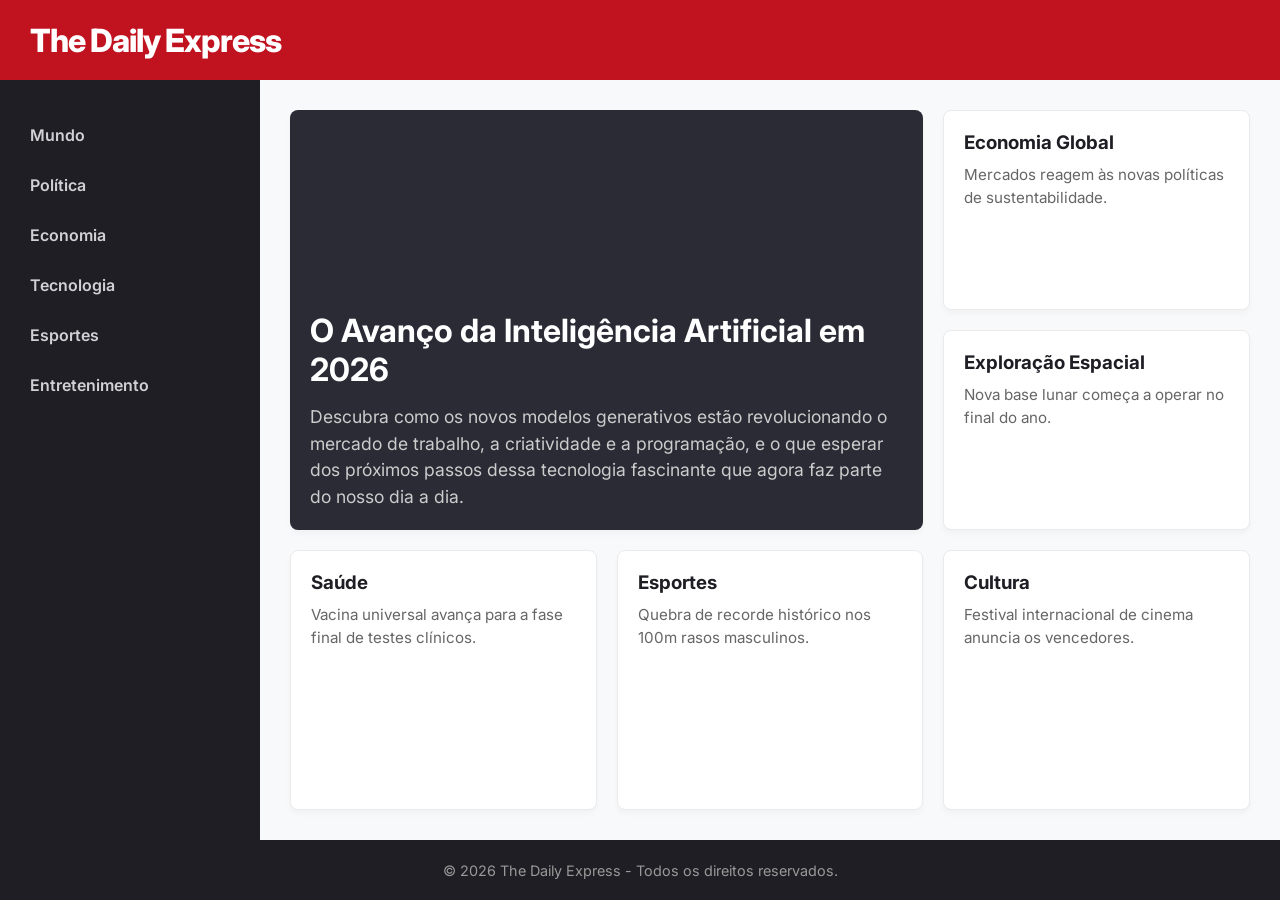
<file: atividade1/index.html>
<!DOCTYPE html>
<html lang="pt-br">
<head>
    <meta charset="UTF-8">
    <meta name="viewport" content="width=device-width, initial-scale=1.0">
    <title>Portal de Notícias - Atividade 1</title>
    <link rel="stylesheet" href="style.css">
    <link rel="preconnect" href="https://fonts.googleapis.com">
    <link rel="preconnect" href="https://fonts.gstatic.com" crossorigin>
    <link href="https://fonts.googleapis.com/css2?family=Inter:wght@400;600;800&display=swap" rel="stylesheet">
</head>
<body>
    <div class="container">
        <header class="header">
            <h1>The Daily Express</h1>
        </header>

        <aside class="sidebar">
            <nav>
                <ul>
                    <li><a href="#">Mundo</a></li>
                    <li><a href="#">Política</a></li>
                    <li><a href="#">Economia</a></li>
                    <li><a href="#">Tecnologia</a></li>
                    <li><a href="#">Esportes</a></li>
                    <li><a href="#">Entretenimento</a></li>
                </ul>
            </nav>
        </aside>

        <main class="main-news">
            <article class="card destaque">
                <h2>O Avanço da Inteligência Artificial em 2026</h2>
                <p>Descubra como os novos modelos generativos estão revolucionando o mercado de trabalho, a criatividade e a programação, e o que esperar dos próximos passos dessa tecnologia fascinante que agora faz parte do nosso dia a dia.</p>
            </article>

            <article class="card n1">
                <h3>Economia Global</h3>
                <p>Mercados reagem às novas políticas de sustentabilidade.</p>
            </article>

            <article class="card n2">
                <h3>Exploração Espacial</h3>
                <p>Nova base lunar começa a operar no final do ano.</p>
            </article>

            <article class="card n3">
                <h3>Saúde</h3>
                <p>Vacina universal avança para a fase final de testes clínicos.</p>
            </article>

            <article class="card n4">
                <h3>Esportes</h3>
                <p>Quebra de recorde histórico nos 100m rasos masculinos.</p>
            </article>

            <article class="card n5">
                <h3>Cultura</h3>
                <p>Festival internacional de cinema anuncia os vencedores.</p>
            </article>
        </main>

        <footer class="footer">
            <p>&copy; 2026 The Daily Express - Todos os direitos reservados.</p>
        </footer>
    </div>
</body>
</html>
</file>
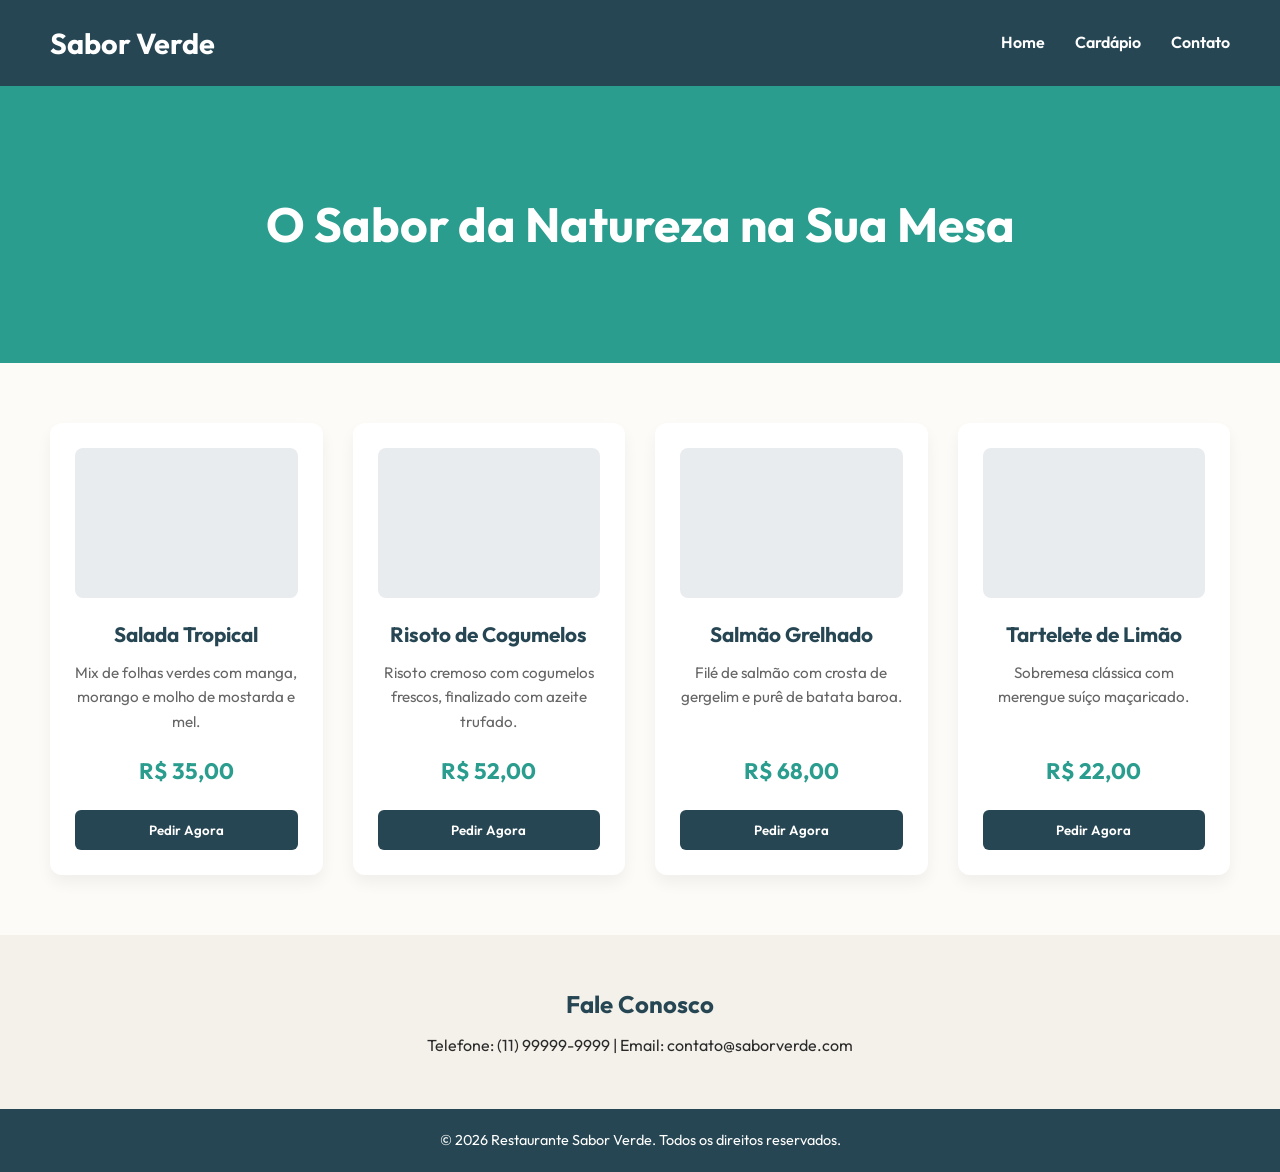
<file: atividade2/index.html>
<!DOCTYPE html>
<html lang="pt-br">
<head>
    <meta charset="UTF-8">
    <meta name="viewport" content="width=device-width, initial-scale=1.0">
    <title>Restaurante Sabor Verde - Atividade 2</title>
    <link rel="stylesheet" href="style.css">
    <link rel="preconnect" href="https://fonts.googleapis.com">
    <link rel="preconnect" href="https://fonts.gstatic.com" crossorigin>
    <link href="https://fonts.googleapis.com/css2?family=Outfit:wght@400;600;700&display=swap" rel="stylesheet">
</head>
<body>
    <header class="header">
        <div class="logo">Sabor Verde</div>
        <nav class="nav-menu">
            <ul>
                <li><a href="#">Home</a></li>
                <li><a href="#">Cardápio</a></li>
                <li><a href="#">Contato</a></li>
            </ul>
        </nav>
    </header>

    <section class="banner">
        <h1>O Sabor da Natureza na Sua Mesa</h1>
    </section>

    <main class="menu-section">
        <article class="dish-card">
            <div class="dish-img"></div>
            <h3>Salada Tropical</h3>
            <p>Mix de folhas verdes com manga, morango e molho de mostarda e mel.</p>
            <span class="price">R$ 35,00</span>
            <button class="btn">Pedir Agora</button>
        </article>

        <article class="dish-card">
            <div class="dish-img"></div>
            <h3>Risoto de Cogumelos</h3>
            <p>Risoto cremoso com cogumelos frescos, finalizado com azeite trufado.</p>
            <span class="price">R$ 52,00</span>
            <button class="btn">Pedir Agora</button>
        </article>

        <article class="dish-card">
            <div class="dish-img"></div>
            <h3>Salmão Grelhado</h3>
            <p>Filé de salmão com crosta de gergelim e purê de batata baroa.</p>
            <span class="price">R$ 68,00</span>
            <button class="btn">Pedir Agora</button>
        </article>

        <article class="dish-card">
            <div class="dish-img"></div>
            <h3>Tartelete de Limão</h3>
            <p>Sobremesa clássica com merengue suíço maçaricado.</p>
            <span class="price">R$ 22,00</span>
            <button class="btn">Pedir Agora</button>
        </article>
    </main>

    <section class="contact-section">
        <h2>Fale Conosco</h2>
        <p>Telefone: (11) 99999-9999 | Email: contato@saborverde.com</p>
    </section>

    <footer class="footer">
        <p>&copy; 2026 Restaurante Sabor Verde. Todos os direitos reservados.</p>
    </footer>
</body>
</html>
</file>
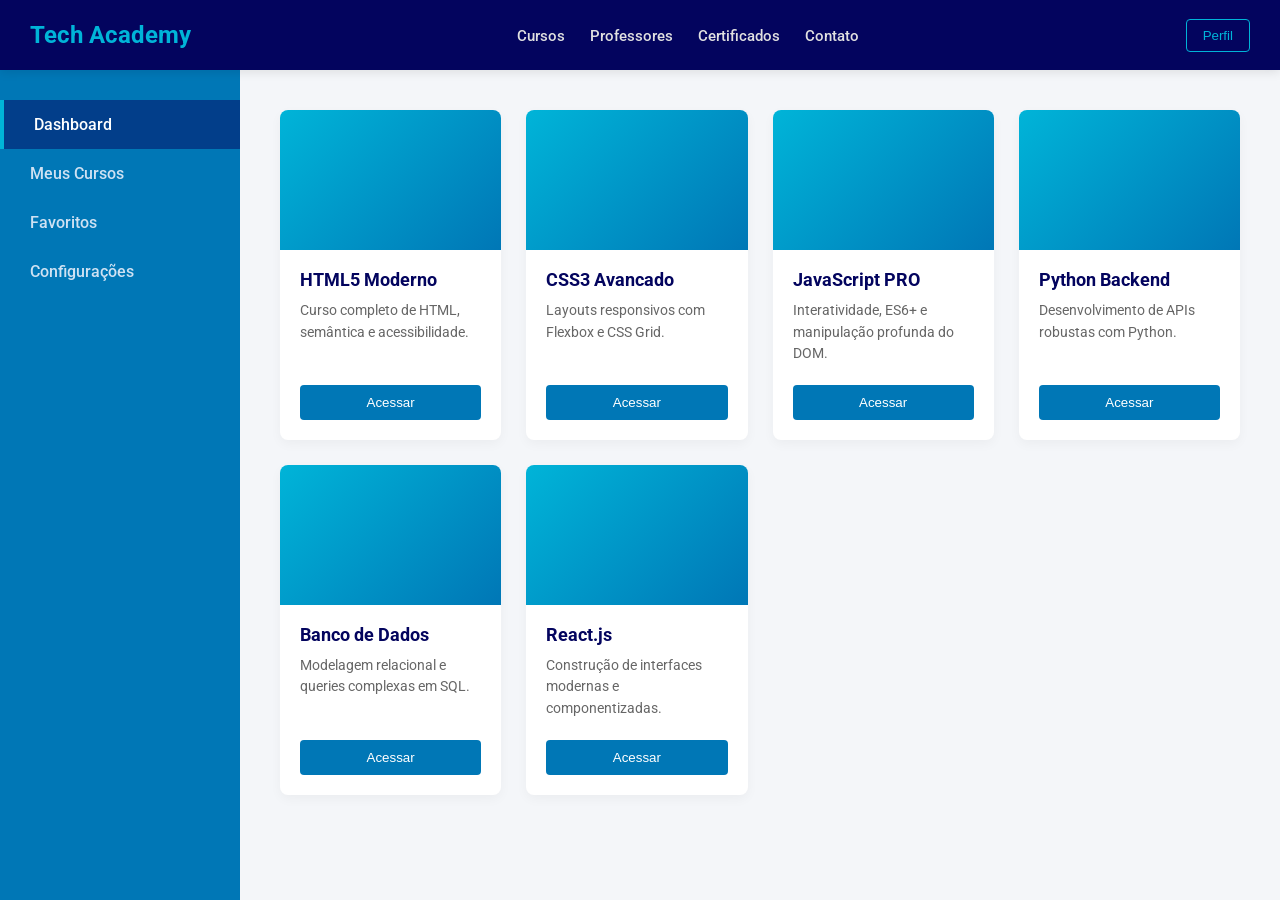
<file: atividade3/index.html>
<!DOCTYPE html>
<html lang="pt-br">
<head>
    <meta charset="UTF-8">
    <meta name="viewport" content="width=device-width, initial-scale=1.0">
    <title>Tech Academy - Atividade 3</title>
    <link rel="stylesheet" href="style.css">
    <link rel="preconnect" href="https://fonts.googleapis.com">
    <link rel="preconnect" href="https://fonts.gstatic.com" crossorigin>
    <link href="https://fonts.googleapis.com/css2?family=Roboto:wght@400;500;700&display=swap" rel="stylesheet">
</head>
<body>
    <div class="layout-grid">
        <header class="header">
            <div class="logo">Tech Academy</div>
            <nav class="top-nav">
                <ul>
                    <li><a href="#">Cursos</a></li>
                    <li><a href="#">Professores</a></li>
                    <li><a href="#">Certificados</a></li>
                    <li><a href="#">Contato</a></li>
                </ul>
            </nav>
            <button class="profile-btn">Perfil</button>
        </header>

        <aside class="sidebar">
            <nav class="side-nav">
                <ul>
                    <li><a href="#" class="active">Dashboard</a></li>
                    <li><a href="#">Meus Cursos</a></li>
                    <li><a href="#">Favoritos</a></li>
                    <li><a href="#">Configurações</a></li>
                </ul>
            </nav>
        </aside>

        <main class="main-content">
            <div class="courses-grid">
                <article class="course-card">
                    <div class="course-img"></div>
                    <div class="course-info">
                        <h3>HTML5 Moderno</h3>
                        <p>Curso completo de HTML, semântica e acessibilidade.</p>
                        <button class="btn-access">Acessar</button>
                    </div>
                </article>

                <article class="course-card">
                    <div class="course-img"></div>
                    <div class="course-info">
                        <h3>CSS3 Avancado</h3>
                        <p>Layouts responsivos com Flexbox e CSS Grid.</p>
                        <button class="btn-access">Acessar</button>
                    </div>
                </article>

                <article class="course-card">
                    <div class="course-img"></div>
                    <div class="course-info">
                        <h3>JavaScript PRO</h3>
                        <p>Interatividade, ES6+ e manipulação profunda do DOM.</p>
                        <button class="btn-access">Acessar</button>
                    </div>
                </article>

                <article class="course-card">
                    <div class="course-img"></div>
                    <div class="course-info">
                        <h3>Python Backend</h3>
                        <p>Desenvolvimento de APIs robustas com Python.</p>
                        <button class="btn-access">Acessar</button>
                    </div>
                </article>

                <article class="course-card">
                    <div class="course-img"></div>
                    <div class="course-info">
                        <h3>Banco de Dados</h3>
                        <p>Modelagem relacional e queries complexas em SQL.</p>
                        <button class="btn-access">Acessar</button>
                    </div>
                </article>

                <article class="course-card">
                    <div class="course-img"></div>
                    <div class="course-info">
                        <h3>React.js</h3>
                        <p>Construção de interfaces modernas e componentizadas.</p>
                        <button class="btn-access">Acessar</button>
                    </div>
                </article>
            </div>
        </main>
    </div>
</body>
</html>
</file>
<file: atividade1/style.css>
* {
    margin: 0;
    padding: 0;
    box-sizing: border-box;
}

body {
    font-family: 'Inter', sans-serif;
    background-color: #f0f2f5;
    color: #333;
}

/* Page Layout Using CSS Grid */
.container {
    display: grid;
    grid-template-columns: 260px 1fr;
    grid-template-rows: 80px auto 60px;
    grid-template-areas:
        "header header"
        "sidebar main"
        "footer footer";
    min-height: 100vh;
    max-width: 1400px;
    margin: 0 auto;
    background-color: #ffffff;
    box-shadow: 0 0 20px rgba(0,0,0,0.05);
}

.header {
    grid-area: header;
    background-color: #c1121f; /* Vibrant Red */
    color: white;
    display: flex;
    align-items: center;
    padding: 0 30px;
}

.header h1 {
    font-weight: 800;
    letter-spacing: -1px;
}

.sidebar {
    grid-area: sidebar;
    background-color: #1e1e24; /* Deep Charcoal */
    color: white;
    padding: 30px 0;
}

.sidebar nav ul {
    list-style: none;
}

.sidebar nav ul li a {
    display: block;
    padding: 15px 30px;
    color: #d1d1d5;
    text-decoration: none;
    font-weight: 600;
    transition: background-color 0.2s, color 0.2s;
}

.sidebar nav ul li a:hover {
    background-color: #32323b;
    color: white;
    border-left: 4px solid #c1121f;
}

.footer {
    grid-area: footer;
    background-color: #1e1e24;
    color: #999;
    display: flex;
    align-items: center;
    justify-content: center;
    font-size: 0.9rem;
}

/* Main News Area using Grid Areas */
.main-news {
    grid-area: main;
    display: grid;
    grid-template-columns: repeat(3, 1fr);
    grid-template-rows: repeat(2, 200px) auto;
    grid-template-areas:
        "destaque destaque n1"
        "destaque destaque n2"
        "n3 n4 n5";
    gap: 20px;
    padding: 30px;
    background-color: #f8f9fa;
}

/* Cards Design */
.card {
    background-color: white;
    border-radius: 8px;
    padding: 20px;
    box-shadow: 0 4px 6px rgba(0,0,0,0.03);
    border: 1px solid #eaeaea;
    transition: transform 0.2s, box-shadow 0.2s;
}

.card:hover {
    transform: translateY(-5px);
    box-shadow: 0 10px 15px rgba(0,0,0,0.05);
}

.card h2, .card h3 {
    margin-bottom: 10px;
    color: #1e1e24;
}

.card p {
    color: #666;
    line-height: 1.5;
    font-size: 0.95rem;
}

/* Specific Grid Placements */
.destaque {
    grid-area: destaque;
    background-color: #2b2b36; /* Darker card */
    color: white;
    border: none;
    display: flex;
    flex-direction: column;
    justify-content: flex-end;
}

.destaque h2 {
    color: white;
    font-size: 2rem;
    margin-bottom: 15px;
}

.destaque p {
    color: #ccc;
    font-size: 1.1rem;
}

.n1 { grid-area: n1; }
.n2 { grid-area: n2; }
.n3 { grid-area: n3; }
.n4 { grid-area: n4; }
.n5 { grid-area: n5; }

/* Media Queries para Responsividade */

/* Tablet e Telas Menores (<= 992px) */
@media (max-width: 992px) {
    .container {
        grid-template-columns: 1fr;
        grid-template-areas:
            "header"
            "sidebar"
            "main"
            "footer";
        grid-template-rows: auto auto 1fr auto;
    }

    .sidebar {
        padding: 10px 0;
    }

    .sidebar nav ul {
        display: flex;
        flex-wrap: wrap;
        justify-content: center;
    }

    .sidebar nav ul li a {
        border-left: none;
        border-bottom: 3px solid transparent;
        padding: 10px 15px;
    }

    .sidebar nav ul li a:hover {
        border-left: none;
        border-bottom: 3px solid #c1121f;
    }

    .main-news {
        grid-template-columns: repeat(2, 1fr);
        grid-template-areas:
            "destaque destaque"
            "n1 n2"
            "n3 n4"
            "n5 n5";
        grid-template-rows: auto;
    }
}

/* Mobile (<= 600px) */
@media (max-width: 600px) {
    .header h1 {
        font-size: 1.5rem;
    }

    .sidebar nav ul {
        flex-direction: column;
        align-items: center;
        width: 100%;
    }

    .sidebar nav ul li {
        width: 100%;
        text-align: center;
    }

    .sidebar nav ul li a {
        border-bottom: none;
    }

    .main-news {
        grid-template-columns: 1fr;
        grid-template-areas:
            "destaque"
            "n1"
            "n2"
            "n3"
            "n4"
            "n5";
        padding: 15px;
    }
    
    .destaque {
        min-height: 250px;
    }
}
</file>
<file: atividade2/style.css>
* {
    margin: 0;
    padding: 0;
    box-sizing: border-box;
}

body {
    font-family: 'Outfit', sans-serif;
    background-color: #fdfbf7;
    color: #2b2b2b;
    line-height: 1.6;
}

/* Header */
.header {
    background-color: #264653; /* Dark Slate */
    color: white;
    display: flex;
    justify-content: space-between;
    align-items: center;
    padding: 20px 50px;
}

.logo {
    font-size: 1.8rem;
    font-weight: 700;
}

.nav-menu ul {
    list-style: none;
    display: flex;
    gap: 30px;
}

.nav-menu ul li a {
    color: white;
    text-decoration: none;
    font-weight: 600;
    transition: color 0.2s;
}

.nav-menu ul li a:hover {
    color: #e9c46a; /* Golden yellow accent */
}

/* Banner */
.banner {
    background-color: #2a9d8f; /* Vibrant Teal/Green */
    color: white;
    text-align: center;
    padding: 100px 20px;
}

.banner h1 {
    font-size: 3rem;
    font-weight: 700;
}

/* Menu Section (Cards) */
.menu-section {
    padding: 60px 50px;
    display: grid;
    /* Default for desktop > 1024px */
    grid-template-columns: repeat(4, 1fr);
    gap: 30px;
    max-width: 1400px;
    margin: 0 auto;
}

.dish-card {
    background: white;
    border-radius: 12px;
    padding: 25px;
    box-shadow: 0 8px 15px rgba(0,0,0,0.05);
    text-align: center;
    display: flex;
    flex-direction: column;
}

.dish-img {
    width: 100%;
    height: 150px;
    background-color: #e9ecef;
    border-radius: 8px;
    margin-bottom: 20px;
}

.dish-card h3 {
    font-size: 1.3rem;
    color: #264653;
    margin-bottom: 10px;
}

.dish-card p {
    font-size: 0.95rem;
    color: #666;
    margin-bottom: 20px;
    flex-grow: 1;
}

.price {
    display: block;
    font-size: 1.4rem;
    font-weight: 700;
    color: #2a9d8f;
    margin-bottom: 20px;
}

.btn {
    background-color: #264653;
    color: white;
    border: none;
    padding: 12px 20px;
    border-radius: 6px;
    font-weight: 600;
    cursor: pointer;
    font-family: inherit;
    transition: background-color 0.2s;
}

.btn:hover {
    background-color: #1d3540;
}

/* Contact Section */
.contact-section {
    background-color: #f4f1ea;
    text-align: center;
    padding: 50px 20px;
}

.contact-section h2 {
    color: #264653;
    margin-bottom: 10px;
}

/* Footer */
.footer {
    background-color: #264653;
    color: white;
    text-align: center;
    padding: 20px;
    font-size: 0.9rem;
}

/* Media Queries */

/* Between 769px and 1024px */
@media (max-width: 1024px) {
    .menu-section {
        grid-template-columns: repeat(2, 1fr);
    }
}

/* Tablet (<= 768px) */
@media (max-width: 768px) {
    .header {
        padding: 20px 30px;
    }
    
    .banner {
        padding: 70px 20px;
    }

    .banner h1 {
        font-size: 2.2rem;
    }

    .menu-section {
        grid-template-columns: repeat(2, 1fr);
        padding: 40px 30px;
        gap: 20px;
    }

    .dish-card h3 {
        font-size: 1.15rem;
    }

    .dish-card p {
        font-size: 0.85rem;
    }
    
    .price {
        font-size: 1.2rem;
    }
}

/* Mobile (<= 480px) */
@media (max-width: 480px) {
    .header {
        flex-direction: column;
        gap: 20px;
        padding: 20px;
    }

    .nav-menu ul {
        flex-direction: column;
        gap: 15px;
        text-align: center;
    }

    .banner h1 {
        font-size: 1.8rem;
    }

    .menu-section {
        grid-template-columns: 1fr;
        padding: 30px 20px;
    }

    .btn {
        width: 100%;
    }
}
</file>
<file: atividade3/style.css>
* {
    margin: 0;
    padding: 0;
    box-sizing: border-box;
}

body {
    font-family: 'Roboto', sans-serif;
    background-color: #f4f6f9;
    color: #333;
}

/* CSS Grid for Main Layout */
.layout-grid {
    display: grid;
    grid-template-areas: 
        "header header"
        "sidebar main";
    grid-template-columns: 240px 1fr;
    grid-template-rows: 70px 1fr;
    min-height: 100vh;
}

/* Flexbox for Header */
.header {
    grid-area: header;
    background-color: #03045e; /* Deep dark blue */
    color: white;
    display: flex;
    justify-content: space-between;
    align-items: center;
    padding: 0 30px;
    box-shadow: 0 2px 10px rgba(0,0,0,0.1);
    z-index: 10;
}

.logo {
    font-size: 1.5rem;
    font-weight: 700;
    color: #00b4d8; /* Light blue accent */
}

/* Flexbox for Top Navigation */
.top-nav ul {
    list-style: none;
    display: flex;
    gap: 25px;
}

.top-nav ul li a {
    color: #e0e0e0;
    text-decoration: none;
    font-weight: 500;
    font-size: 0.95rem;
    transition: color 0.2s;
}

.top-nav ul li a:hover {
    color: white;
}

.profile-btn {
    background-color: transparent;
    border: 1px solid #00b4d8;
    color: #00b4d8;
    padding: 8px 16px;
    border-radius: 4px;
    cursor: pointer;
    font-weight: 500;
    transition: all 0.2s;
}

.profile-btn:hover {
    background-color: #00b4d8;
    color: #03045e;
}

/* Sidebar with Flexbox internal alignment */
.sidebar {
    grid-area: sidebar;
    background-color: #0077b6; /* Medium blue */
    padding: 30px 0;
    color: white;
}

.side-nav ul {
    list-style: none;
    display: flex;
    flex-direction: column;
}

.side-nav ul li a {
    display: block;
    padding: 15px 30px;
    color: #cfe2f3;
    text-decoration: none;
    font-weight: 500;
    transition: background-color 0.2s;
}

.side-nav ul li a:hover, .side-nav ul li a.active {
    background-color: #023e8a;
    color: white;
    border-left: 4px solid #00b4d8;
}

/* Main Content Area */
.main-content {
    grid-area: main;
    padding: 40px;
    background-color: #f4f6f9;
}

/* CSS Grid for Courses (Desktop: 4 columns) */
.courses-grid {
    display: grid;
    grid-template-columns: repeat(4, 1fr);
    gap: 25px;
}

/* Flexbox for Course Card Internals */
.course-card {
    background: white;
    border-radius: 8px;
    overflow: hidden;
    box-shadow: 0 4px 12px rgba(0,0,0,0.04);
    display: flex;
    flex-direction: column;
    transition: transform 0.2s;
}

.course-card:hover {
    transform: translateY(-5px);
    box-shadow: 0 8px 20px rgba(0,0,0,0.08);
}

.course-img {
    height: 140px;
    background: linear-gradient(135deg, #00b4d8, #0077b6);
    width: 100%;
}

.course-info {
    padding: 20px;
    display: flex;
    flex-direction: column;
    flex-grow: 1; /* Pushes button to bottom */
}

.course-info h3 {
    color: #03045e;
    font-size: 1.1rem;
    margin-bottom: 10px;
}

.course-info p {
    color: #666;
    font-size: 0.9rem;
    line-height: 1.5;
    margin-bottom: 20px;
    flex-grow: 1;
}

.btn-access {
    background-color: #0077b6;
    color: white;
    border: none;
    padding: 10px;
    border-radius: 4px;
    font-weight: 500;
    cursor: pointer;
    transition: background-color 0.2s;
    width: 100%; /* Full width button inside flexbox container */
}

.btn-access:hover {
    background-color: #03045e;
}

/* =========================================
   MEDIA QUERIES
   ========================================= */

/* Tablet (<= 1024px to handle layout gracefully before 768px, but adhering strictly to constraints) */
/* The constraint says "Tablet: 2 columns", let's use max-width 1024px for tablet transition */
@media (max-width: 1024px) {
    .courses-grid {
        grid-template-columns: repeat(2, 1fr);
    }
}

/* Tablet (<= 768px) Layout Restructuring */
@media (max-width: 768px) {
    .layout-grid {
        grid-template-areas: 
            "header"
            "sidebar"
            "main";
        grid-template-columns: 1fr;
        grid-template-rows: auto auto 1fr;
    }

    .header {
        flex-direction: column;
        gap: 15px;
        padding: 20px;
    }

    .top-nav ul {
        flex-wrap: wrap;
        justify-content: center;
    }

    .sidebar {
        padding: 0;
    }

    .side-nav ul {
        flex-direction: row;
        flex-wrap: wrap;
        justify-content: center;
    }

    .side-nav ul li a {
        padding: 15px 20px;
        border-left: none;
        border-bottom: 3px solid transparent;
    }

    .side-nav ul li a:hover, .side-nav ul li a.active {
        border-left: none;
        border-bottom: 3px solid #00b4d8;
    }

    .main-content {
        padding: 20px;
    }
}

/* Mobile (<= 480px) */
@media (max-width: 480px) {
    .courses-grid {
        grid-template-columns: 1fr;
    }

    .side-nav ul {
        flex-direction: column;
        text-align: center;
    }

    .side-nav ul li a {
        border-bottom: none;
        border-left: 4px solid transparent;
    }

    .side-nav ul li a:hover, .side-nav ul li a.active {
        border-bottom: none;
        border-left: 4px solid #00b4d8;
    }
}
</file>
